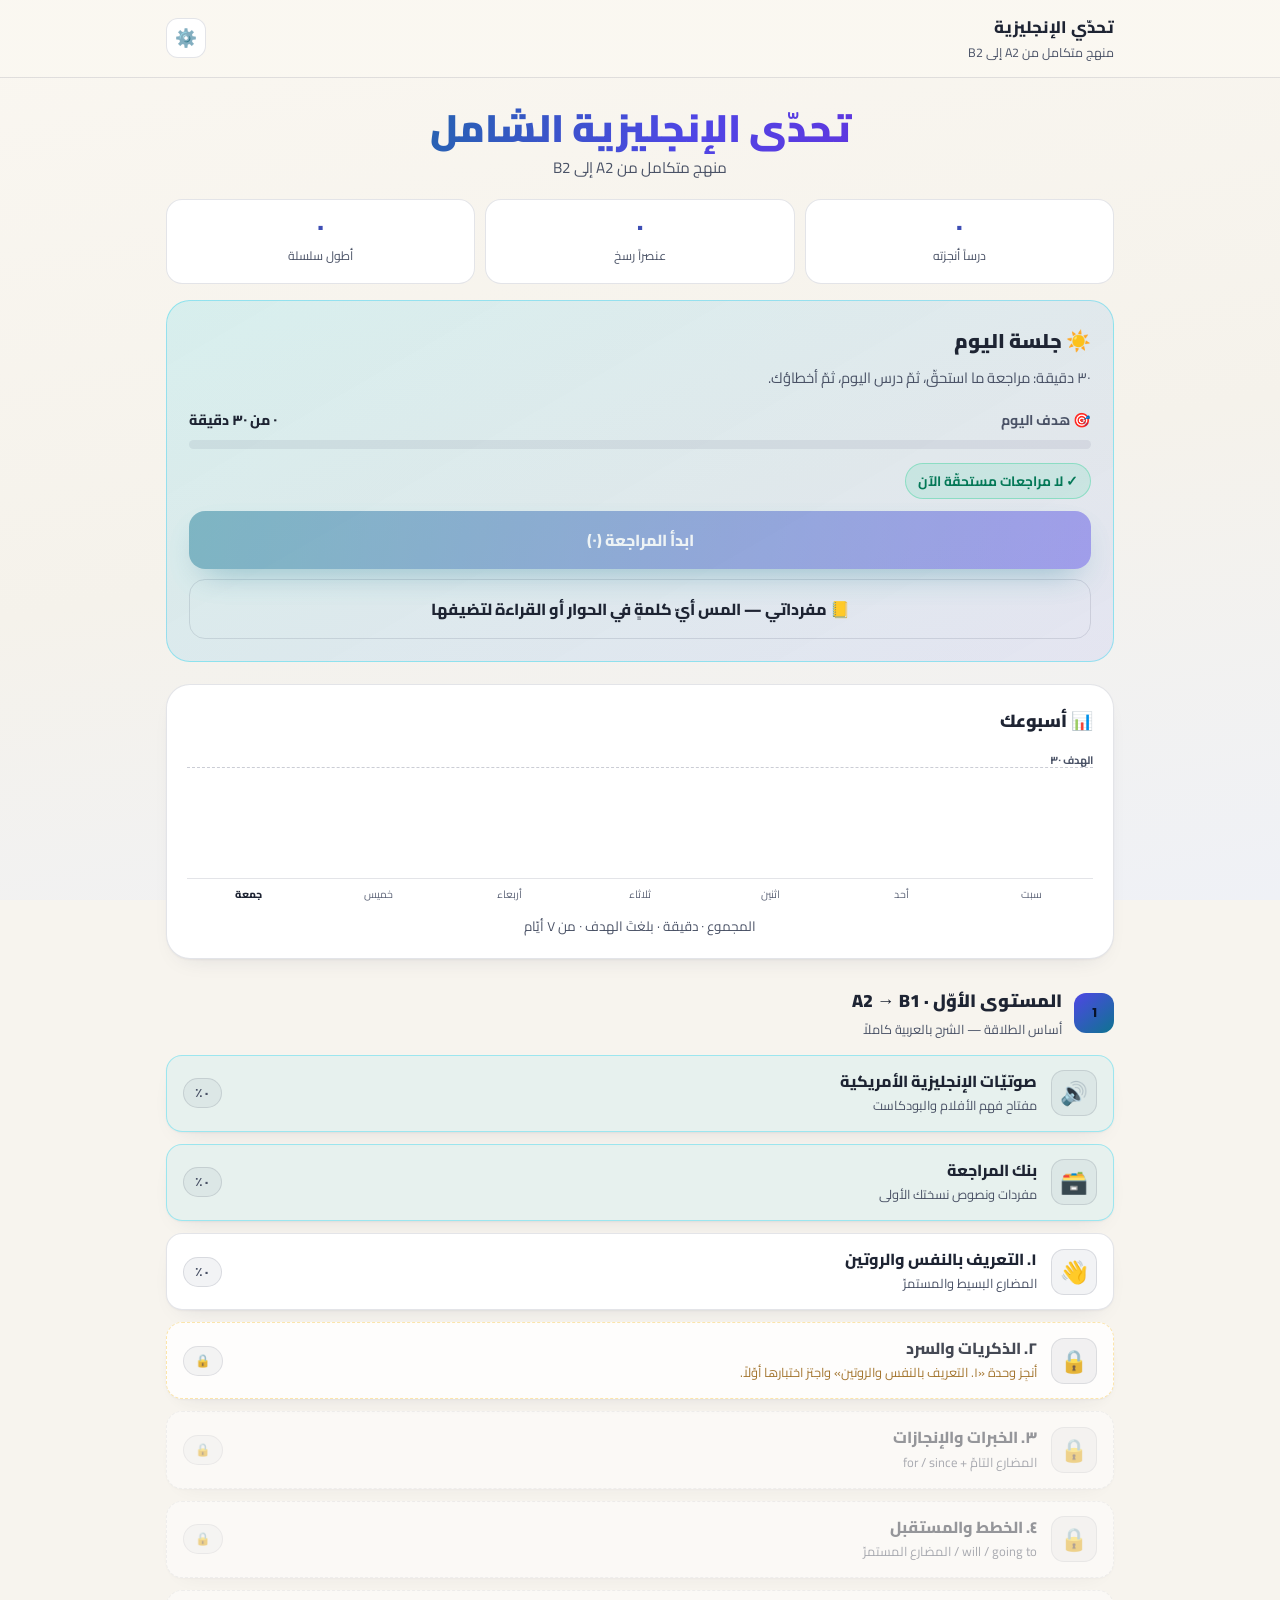
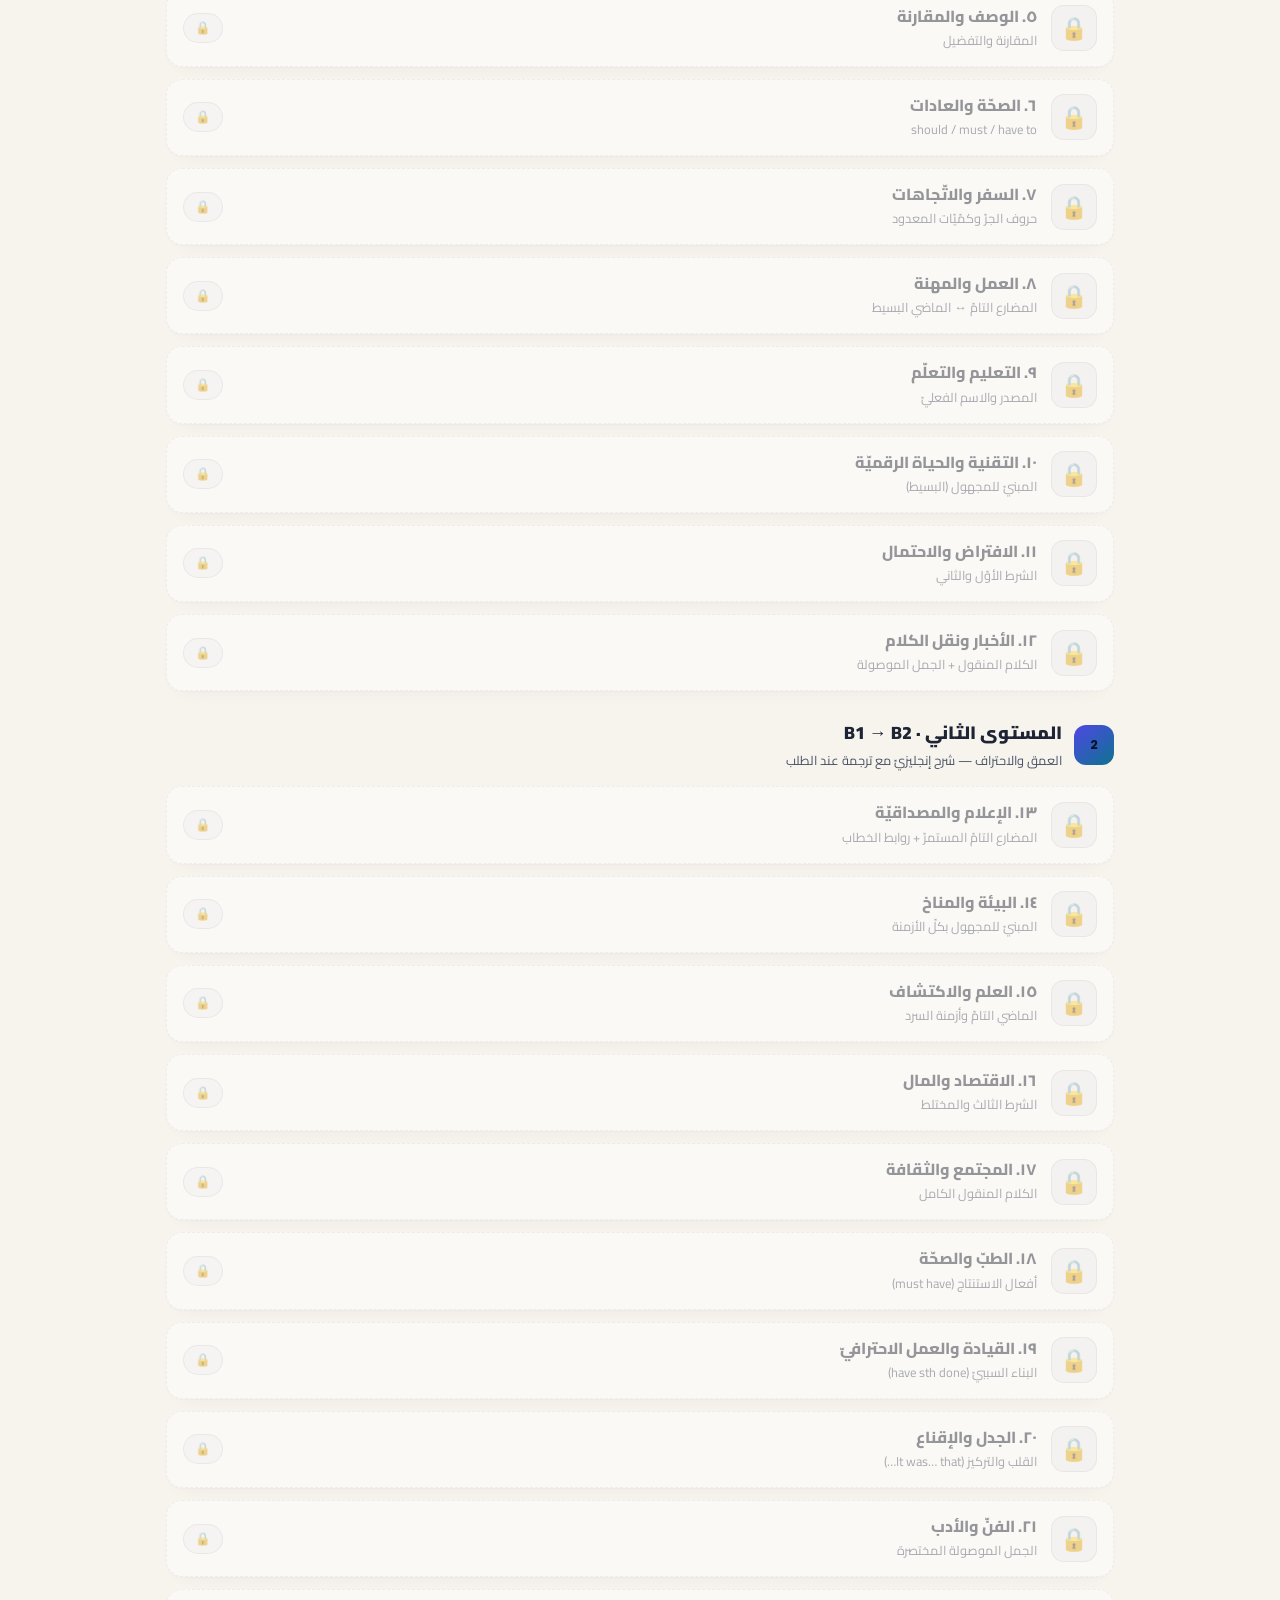
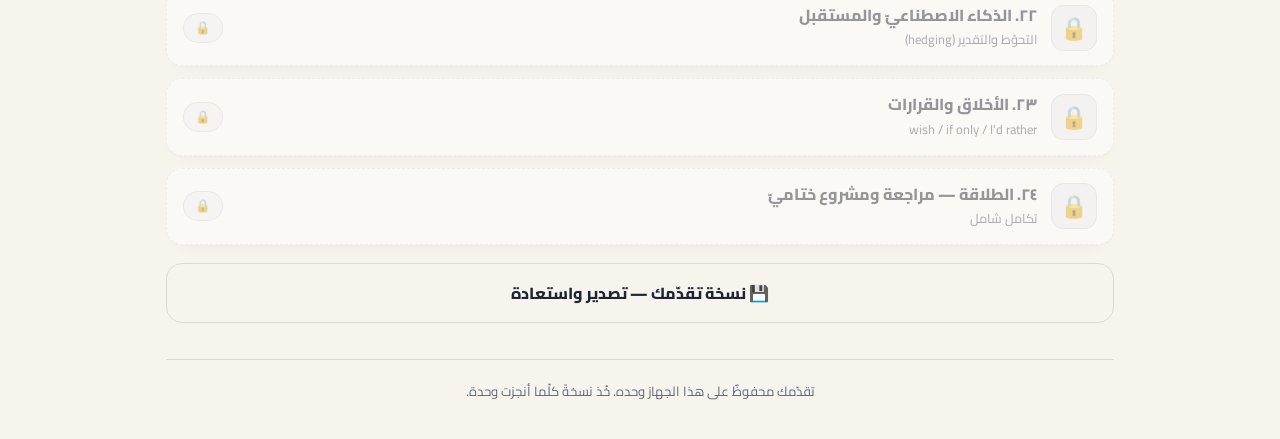
<file: index.html>
<!DOCTYPE html>
<html lang="ar" dir="rtl">
<head>
<meta charset="UTF-8">
<meta name="viewport" content="width=device-width, initial-scale=1.0">
<title>تحدّي الإنجليزية الشامل</title>
<meta http-equiv="refresh" content="0; url=./English-A2-to-B2.html">
<link rel="canonical" href="./English-A2-to-B2.html">
<style>
  body{margin:0;min-height:100vh;display:grid;place-items:center;text-align:center;padding:24px;
    background:linear-gradient(165deg,#080d1c,#111a38 55%,#1a1040);color:#eef2ff;
    font-family:"SF Arabic","Geeza Pro","Segoe UI",Tahoma,sans-serif;line-height:1.9}
  .dot{width:44px;height:44px;margin:0 auto 20px;border-radius:50%;
    border:4px solid rgba(255,255,255,.14);border-top-color:#22d3ee;animation:spin 1s linear infinite}
  @keyframes spin{to{transform:rotate(360deg)}}
  a{color:#22d3ee;font-weight:700}
</style>
</head>
<body>
  <div>
    <div class="dot"></div>
    <p>جارٍ فتح التطبيق…</p>
    <p><a href="./English-A2-to-B2.html">اضغط هنا إن لم يفتح تلقائياً</a></p>
  </div>
  <script>location.replace("./English-A2-to-B2.html");</script>
</body>
</html>
</file>
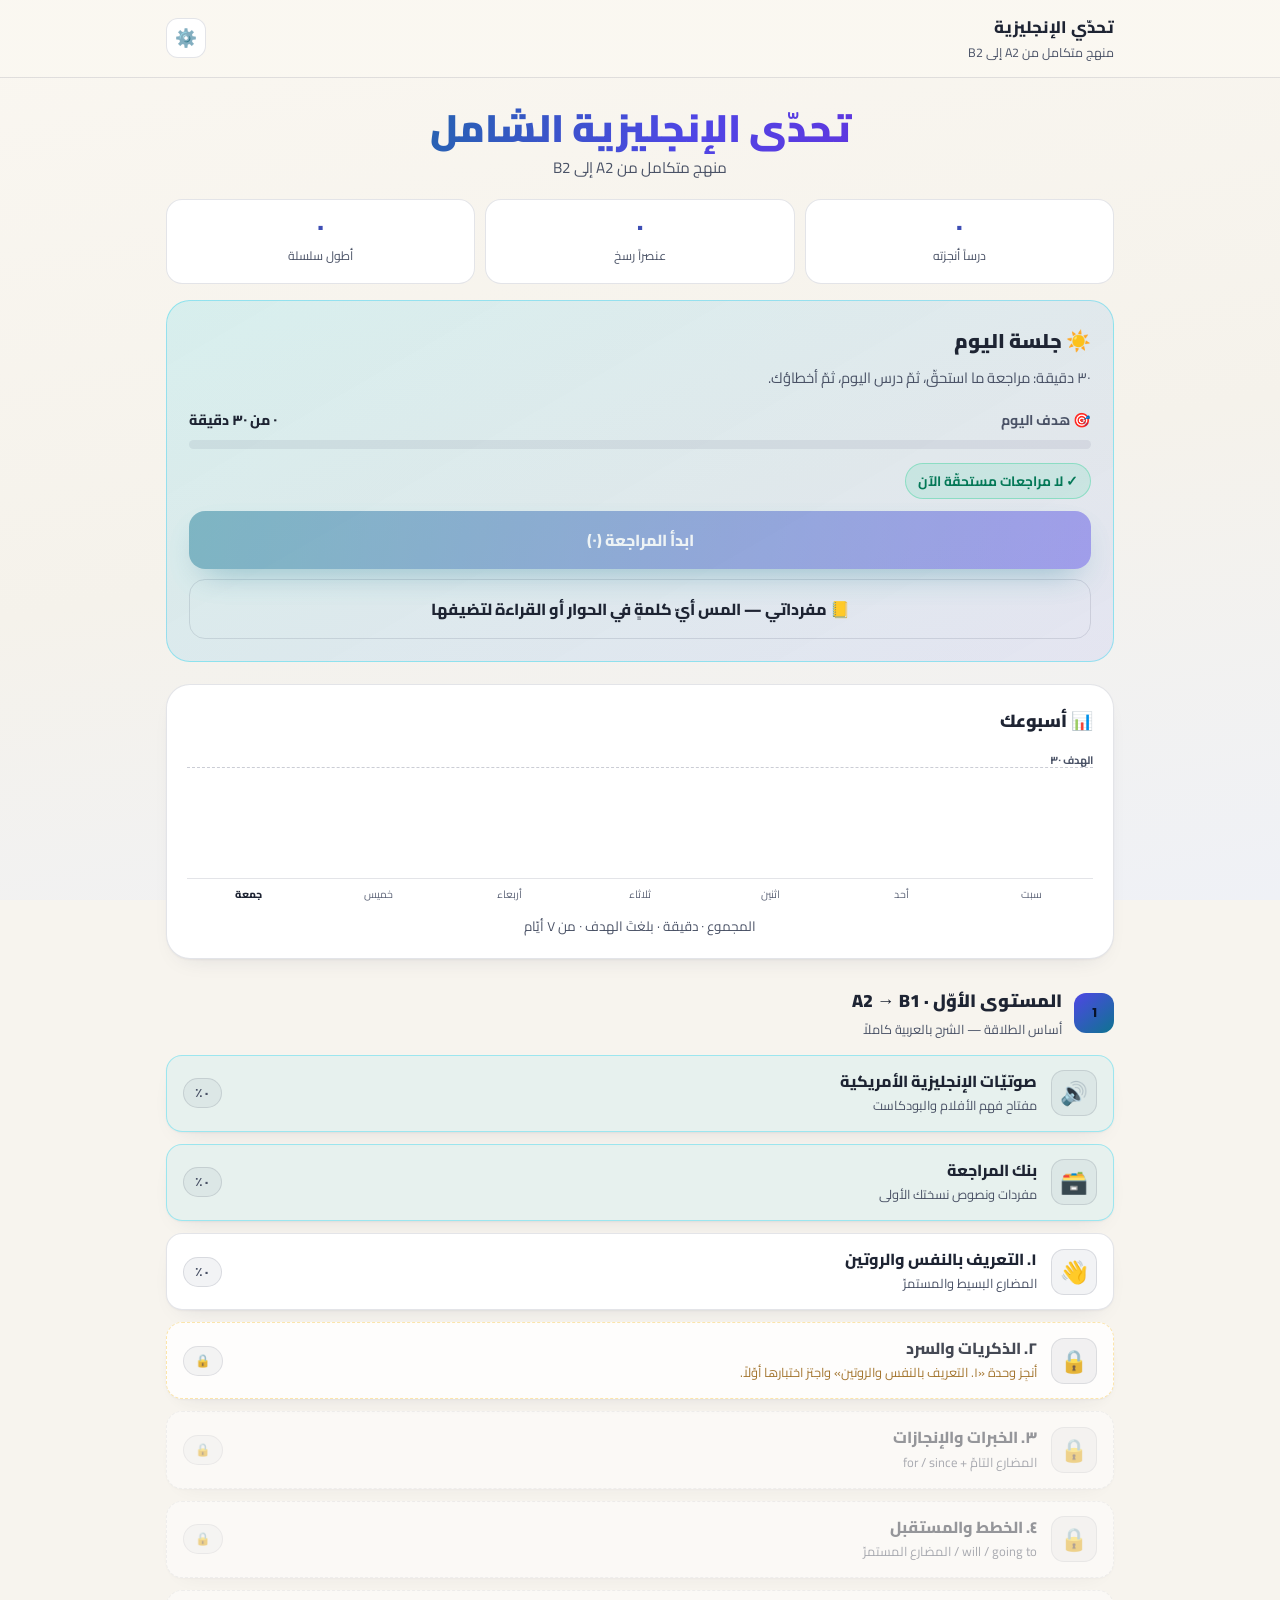
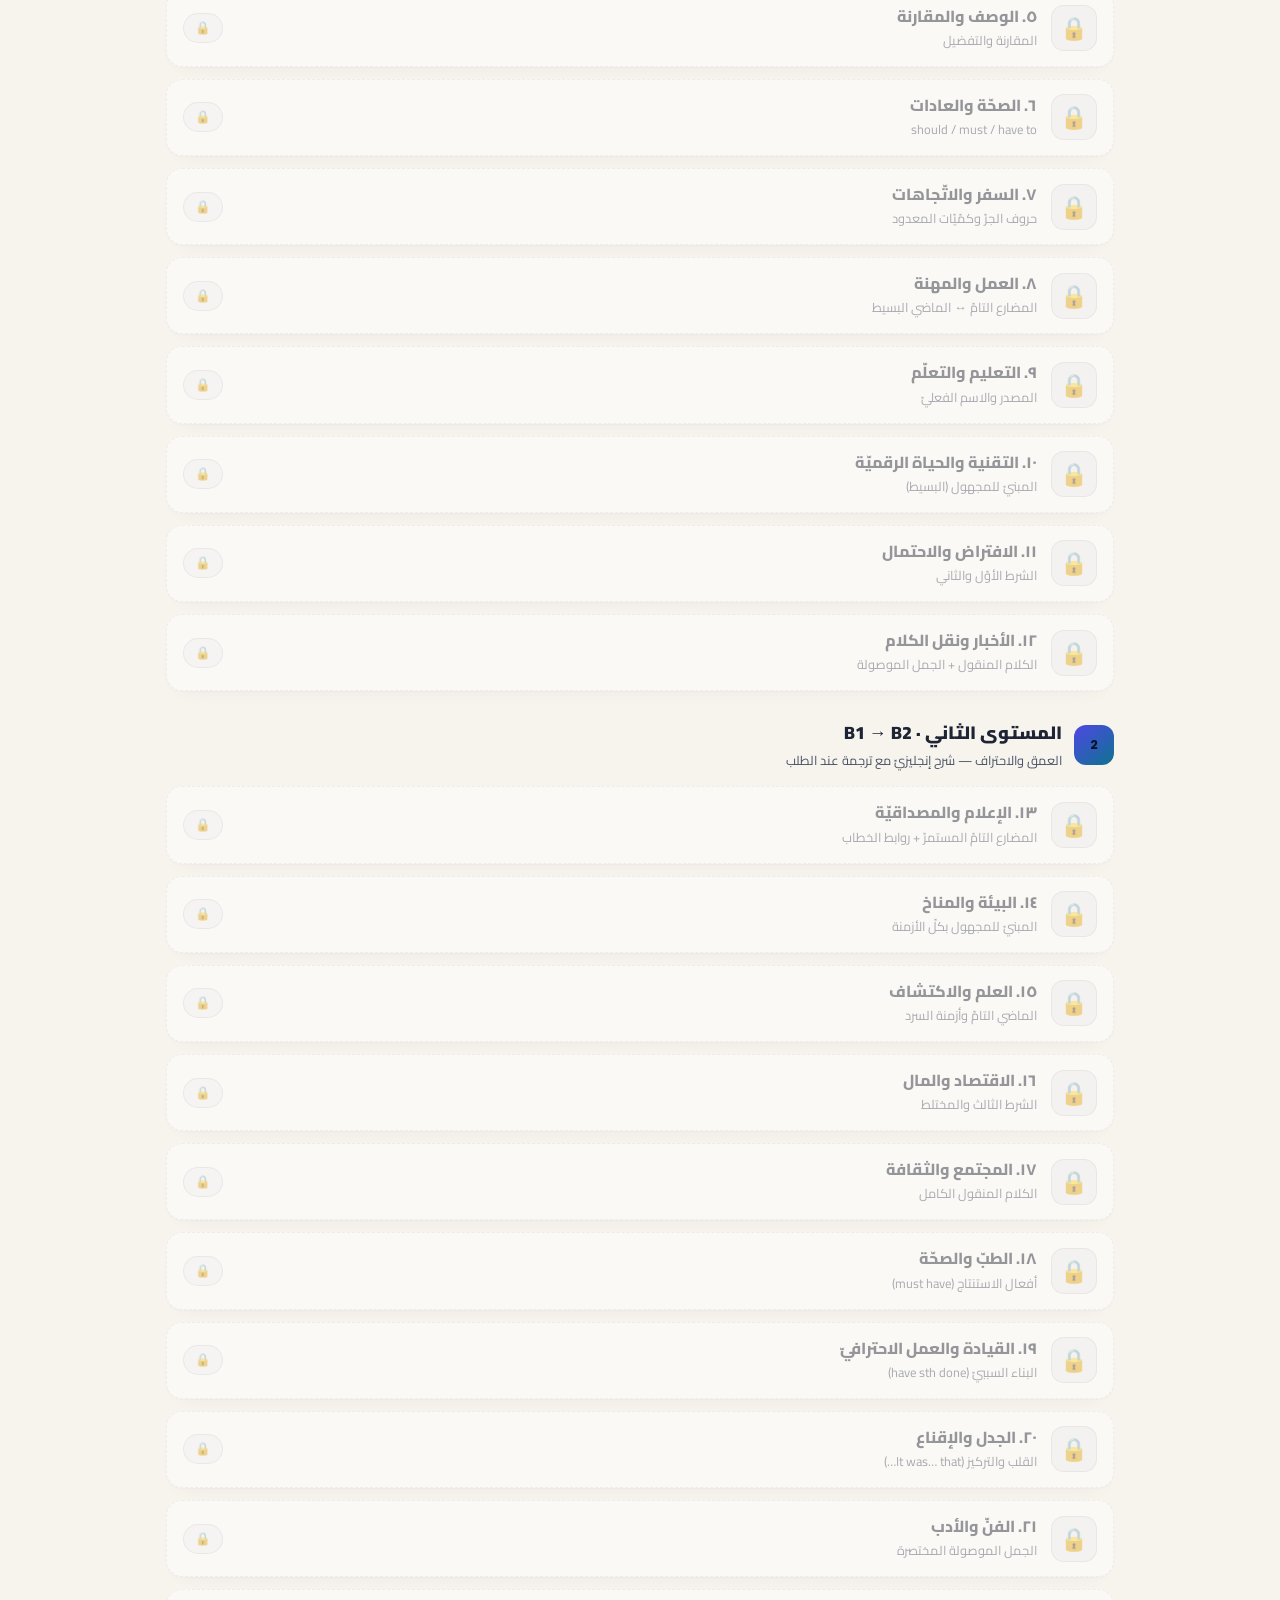
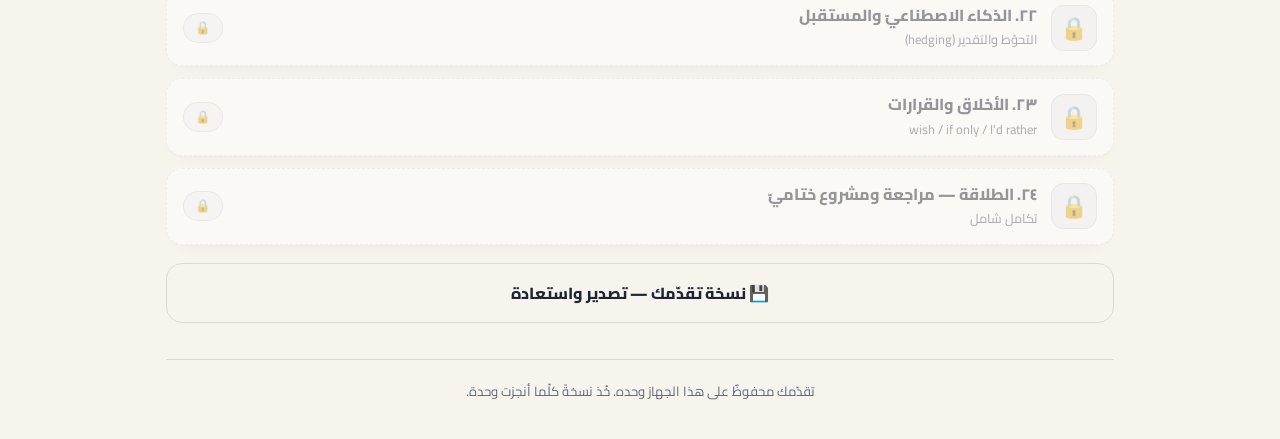
<file: English-A2-to-B2.html>
<!DOCTYPE html>
<html lang="ar" dir="rtl">
<head>
<meta charset="UTF-8">
<meta name="viewport" content="width=device-width, initial-scale=1.0, viewport-fit=cover">
<title>تحدّي الإنجليزية — منهج A2 إلى B2</title>

<!-- ═════ تثبيت التطبيق على الشاشة الرئيسية (iOS / Android) ═════ -->
<meta name="apple-mobile-web-app-capable" content="yes">
<meta name="mobile-web-app-capable" content="yes">
<meta name="apple-mobile-web-app-status-bar-style" content="black-translucent">
<meta name="apple-mobile-web-app-title" content="تحدّي الإنجليزية">
<meta name="application-name" content="تحدّي الإنجليزية">
<meta name="theme-color" content="#080d1c">
<meta name="description" content="منهج إنجليزيّ متكامل من A2 إلى B2: قواعد ومفردات واستماع وقراءة وكتابة ونطق أمريكيّ، مع تكرار متباعد.">
<link rel="apple-touch-icon" href="[data-uri]">
<link rel="icon" type="image/png" sizes="192x192" href="[data-uri]">
<link rel="manifest" href="[data-uri]">

<!-- الخطوط لا تحجب العرض، وبدائل النظام تغطّيها عند انقطاع الإنترنت -->
<link rel="preconnect" href="https://fonts.googleapis.com">
<link rel="preconnect" href="https://fonts.gstatic.com" crossorigin>
<link rel="stylesheet" media="print" onload="this.media='all'"
      href="https://fonts.googleapis.com/css2?family=Cairo:wght@400;600;700;900&family=Poppins:wght@500;600;700&display=swap">
<noscript><link rel="stylesheet" href="https://fonts.googleapis.com/css2?family=Cairo:wght@400;600;700;900&family=Poppins:wght@500;600;700&display=swap"></noscript>

<link rel="stylesheet" href="assets/app.css">
<script>
/* يختار المظهر قبل الرسم الأوّل كي لا يومض المظهر القديم لحظة الفتح.
   المنطق نفسه في applyTheme() داخل app.js، الذي يتولّى ما بعد ذلك. */
(function () {
  try {
    var t = (JSON.parse(localStorage.getItem("en-course-v2") || "{}").theme) || "auto";
    if (t === "auto") t = window.matchMedia && matchMedia("(prefers-color-scheme: dark)").matches ? "calm" : "light";
    if (t === "light" || t === "calm") document.documentElement.setAttribute("data-theme", t);
    var m = document.querySelector('meta[name="theme-color"]');
    if (m) m.content = t === "light" ? "#f7f4ee" : t === "calm" ? "#151a26" : "#080d1c";
  } catch (e) {}
})();
</script>
</head>
<body>

<header id="bar" class="bar"></header>
<main id="app"></main>

<noscript>
  <div class="wrap"><div class="empty">
    <div class="ico">⚠️</div><h3>يحتاج التطبيق إلى JavaScript</h3>
    <p>فعّل JavaScript في متصفّحك ثمّ أعد تحميل الصفحة.</p>
  </div></div>
</noscript>

<script src="assets/app.js"></script>
</body>
</html>
</file>
<file: assets/app.css>
/* ============================================================
   تحدّي الإنجليزية — منهج A2 → B2
   ============================================================ */
:root{
  --bg-0:#1e2848; --bg-1:#2a3866; --bg-2:#372a73;
  --surface:rgba(255,255,255,.085); --surface-2:rgba(255,255,255,.15);
  --stroke:rgba(255,255,255,.18); --stroke-2:rgba(255,255,255,.30);
  --text:#f4f7ff; --muted:#bcc6e6; --dim:#94a0c6;
  /* اللوحات الغائرة داخل البطاقات — متغيّر واحد يضبط سطوعها كلّها */
  --inset:rgba(0,0,0,.14); --inset-2:rgba(0,0,0,.20);
  /* طبقات خفيفة فوق البطاقات (شارات، أشرطة، أيقونات) — كانت أبيض شفّافاً مكتوباً حرفيّاً */
  --chip:rgba(255,255,255,.08); --chip-lo:rgba(255,255,255,.05);
  --accent:#22d3ee; --accent-2:#818cf8; --violet:#a78bfa;
  --amber:#fbbf24; --emerald:#34d399; --rose:#fb7185;
  --r-lg:24px; --r-md:16px; --r-sm:11px;
  --ar:"Cairo","SF Arabic","Geeza Pro","Noto Kufi Arabic",-apple-system,"Segoe UI",Tahoma,sans-serif;
  --en:"Poppins",-apple-system,BlinkMacSystemFont,"SF Pro Display","Segoe UI",system-ui,sans-serif;
  --top:calc(12px + env(safe-area-inset-top));
  --bot:calc(16px + env(safe-area-inset-bottom));
}
*{box-sizing:border-box;margin:0;padding:0}
[hidden]{display:none!important}
html{-webkit-text-size-adjust:100%;scroll-behavior:smooth}
body{
  font-family:var(--ar);color:var(--text);background:var(--bg-0);
  min-height:100vh;min-height:100dvh;line-height:1.8;
  -webkit-font-smoothing:antialiased;overflow-x:hidden;
  overscroll-behavior-y:contain;-webkit-tap-highlight-color:transparent;
  padding:0 0 var(--bot);
}
body::before{
  content:"";position:fixed;inset:0;z-index:-2;
  background:
    radial-gradient(1100px 620px at 82% -8%,rgba(129,140,248,.28),transparent 60%),
    radial-gradient(900px 560px at 8% 8%,rgba(34,211,238,.18),transparent 62%),
    radial-gradient(800px 700px at 50% 110%,rgba(167,139,250,.18),transparent 65%),
    linear-gradient(165deg,var(--bg-0) 0%,var(--bg-1) 52%,var(--bg-2) 100%);
}
button,.tap{-webkit-touch-callout:none;-webkit-user-select:none;user-select:none;touch-action:manipulation}
.sel,.t-en,.rd-en,.dlg-en,.ex-en,.model{-webkit-user-select:text;user-select:text}
code{font-family:var(--en);direction:ltr;display:inline-block;background:var(--inset-2);
  border:1px solid var(--stroke);border-radius:6px;padding:1px 7px;font-size:.92em;
  /* يمنع السطر الإنجليزيّ الطويل من دفع الصفحة خارج الشاشة */
  max-width:100%;overflow-wrap:anywhere}
b{font-weight:800}

/* ========== الإطار ========== */
.wrap{max-width:980px;margin:0 auto;padding:0 16px}
#app,#app .note,#app .ex,#app .rd,#app .dlg{max-width:100%;min-width:0}
.bar{
  position:sticky;top:0;z-index:40;backdrop-filter:blur(18px);
  background:linear-gradient(180deg,rgba(46,58,102,.62),rgba(46,58,102,.30));
  border-bottom:1px solid var(--stroke);padding:var(--top) 0 12px;margin-bottom:20px;
}
.bar-in{max-width:980px;margin:0 auto;padding:0 16px;display:flex;align-items:center;gap:12px}
.back{
  flex:none;width:40px;height:40px;border-radius:12px;cursor:pointer;display:grid;place-items:center;
  font-size:1.2rem;color:var(--text);background:var(--surface);border:1.5px solid var(--stroke);
}
.back:active{transform:scale(.93)}
.bar-t{flex:1;min-width:0}
.bar-t b{display:block;font-size:1.05rem;font-weight:800;white-space:nowrap;overflow:hidden;text-overflow:ellipsis}
.bar-t span{display:block;font-size:.78rem;color:var(--muted)}
.flame{
  flex:none;display:inline-flex;align-items:center;gap:6px;font-family:var(--en);font-weight:700;
  font-size:.88rem;padding:7px 13px;border-radius:999px;
  background:rgba(251,191,36,.12);border:1px solid rgba(251,191,36,.35);color:var(--amber);
}

/* ========== عناصر عامّة ========== */
.panel{background:var(--surface);border:1.5px solid var(--stroke);border-radius:var(--r-lg);
  padding:20px;backdrop-filter:blur(14px);margin-bottom:16px}
.h{font-size:1.3rem;font-weight:900;margin-bottom:6px}
.sub{color:var(--muted);font-size:.95rem;margin-bottom:16px}
.btn{
  font-family:var(--ar);font-weight:800;font-size:1rem;cursor:pointer;color:var(--text);
  border-radius:var(--r-md);padding:14px 20px;border:1.5px solid var(--stroke);
  background:var(--surface);transition:.18s;display:inline-flex;align-items:center;
  justify-content:center;gap:9px;
}
.btn:active{transform:scale(.97)}
.btn:hover{background:var(--surface-2)}
.btn.full{width:100%}
.btn.cta{border:none;color:#062033;background:linear-gradient(100deg,var(--accent),var(--accent-2));
  box-shadow:0 14px 34px -14px var(--accent)}
.btn.ok{border:none;color:#062b1f;background:linear-gradient(100deg,var(--emerald),#6ee7b7)}
.btn.ghost{background:none}
.btn:disabled{opacity:.45;cursor:not-allowed;transform:none}
.row{display:flex;gap:10px;flex-wrap:wrap}
.spacer{height:8px}

/* ========== لوحة التقدّم ========== */
.hero{text-align:center;padding:6px 0 18px}
.hero h1{font-size:clamp(1.7rem,5vw,2.4rem);font-weight:900;line-height:1.3;
  background:linear-gradient(105deg,#fff 10%,var(--accent) 50%,var(--violet) 92%);
  -webkit-background-clip:text;background-clip:text;-webkit-text-fill-color:transparent}
.hero p{color:var(--muted);font-size:.95rem}
.stats{display:grid;grid-template-columns:repeat(3,1fr);gap:10px;margin-bottom:16px}
.stat{background:var(--surface);border:1.5px solid var(--stroke);border-radius:var(--r-md);
  padding:14px 8px;text-align:center}
.stat b{display:block;font-family:var(--en);font-size:1.5rem;font-weight:700;line-height:1.1;
  background:linear-gradient(100deg,var(--accent),var(--violet));
  -webkit-background-clip:text;background-clip:text;-webkit-text-fill-color:transparent}
.stat span{font-size:.76rem;color:var(--muted)}
.session{
  background:linear-gradient(150deg,rgba(34,211,238,.15),rgba(129,140,248,.12));
  border:1.5px solid rgba(34,211,238,.4);border-radius:var(--r-lg);padding:22px;margin-bottom:22px;
}
.session h2{font-size:1.25rem;font-weight:900;margin-bottom:6px}
.session p{color:var(--muted);font-size:.92rem;margin-bottom:16px}
.due{display:inline-flex;align-items:center;gap:7px;font-size:.85rem;font-weight:700;
  padding:5px 12px;border-radius:999px;background:rgba(251,113,133,.14);
  border:1px solid rgba(251,113,133,.4);color:var(--rose);margin-bottom:12px}
.due.zero{background:rgba(52,211,153,.14);border-color:rgba(52,211,153,.4);color:var(--emerald)}

/* ========== قائمة الوحدات ========== */
.lvl-head{display:flex;align-items:center;gap:12px;margin:26px 0 14px}
.lvl-head .n{flex:none;width:40px;height:40px;border-radius:12px;display:grid;place-items:center;
  font-family:var(--en);font-weight:700;background:linear-gradient(140deg,var(--accent-2),var(--accent));color:#08132a}
.lvl-head b{display:block;font-size:1.12rem;font-weight:900}
.lvl-head span{display:block;font-size:.8rem;color:var(--muted)}
.units{display:grid;gap:12px}
.unit{
  display:flex;align-items:center;gap:14px;text-align:right;width:100%;
  background:var(--surface);border:1.5px solid var(--stroke);border-radius:var(--r-md);
  padding:14px 16px;cursor:pointer;color:var(--text);font-family:var(--ar);transition:.2s;
}
.unit:active{transform:scale(.985)}
.unit:hover:not(.soon):not(.locked){border-color:var(--stroke-2);background:var(--surface-2)}
.unit.soon{opacity:.42;cursor:not-allowed}
.unit.locked{opacity:.45;cursor:not-allowed;border-style:dashed}
.unit.locked .ico{background:rgba(0,0,0,.18)}
/* الوحدة التالية مباشرةً: أوضح من بقيّة المقفلة، وتحمل سبب القفل */
.unit.locked.next{opacity:.82;border-color:rgba(251,191,36,.45)}
.unit.locked.next .m span{color:var(--amber);white-space:normal}
.unit.pin{border-color:rgba(34,211,238,.38);background:rgba(34,211,238,.07)}
.unit.done{border-color:rgba(52,211,153,.42)}
.unit .ico{flex:none;width:46px;height:46px;border-radius:13px;display:grid;place-items:center;
  font-size:1.4rem;background:var(--chip);border:1px solid var(--stroke)}
.unit .m{flex:1;min-width:0}
.unit .m b{display:block;font-size:1rem;font-weight:800;line-height:1.45}
.unit .m span{display:block;font-size:.8rem;color:var(--muted);white-space:nowrap;overflow:hidden;text-overflow:ellipsis}
.unit .pct{flex:none;font-family:var(--en);font-size:.78rem;font-weight:700;padding:5px 11px;
  border-radius:999px;background:var(--chip);border:1px solid var(--stroke);color:var(--muted)}
.unit.done .pct{background:rgba(52,211,153,.16);border-color:rgba(52,211,153,.5);color:var(--emerald)}

/* ========== الوحدة: قائمة الأيّام ========== */
.goals{list-style:none;display:grid;gap:8px;margin-top:12px}
.goals li{display:flex;gap:10px;font-size:.93rem;color:var(--muted)}
.goals li::before{content:"🎯";flex:none}
.days{display:grid;gap:10px}
.day{
  display:flex;align-items:center;gap:13px;text-align:right;width:100%;
  background:var(--surface);border:1.5px solid var(--stroke);border-radius:var(--r-md);
  padding:13px 15px;cursor:pointer;color:var(--text);font-family:var(--ar);transition:.2s;
}
.day:active{transform:scale(.985)}
.day.locked{opacity:.4;cursor:not-allowed}
.day.done{border-color:rgba(52,211,153,.4);background:rgba(52,211,153,.06)}
.day .n{flex:none;width:38px;height:38px;border-radius:11px;display:grid;place-items:center;
  font-family:var(--en);font-weight:700;font-size:.95rem;background:var(--chip);
  border:1px solid var(--stroke)}
.day.done .n{background:rgba(52,211,153,.2);border-color:rgba(52,211,153,.5);color:var(--emerald)}
.day .m{flex:1;min-width:0}
.day .m b{display:block;font-size:.98rem;font-weight:800}
.day .m span{display:block;font-size:.79rem;color:var(--muted)}
.kind{flex:none;font-size:.72rem;font-weight:700;padding:4px 10px;border-radius:999px;
  background:var(--kb,var(--chip));border:1px solid var(--kr,var(--stroke));color:var(--kc,var(--muted))}

/* ========== كتل الدرس ========== */
.note{background:var(--inset);border:1px solid var(--stroke);border-radius:var(--r-md);
  padding:18px;margin-bottom:14px}
.note h3{font-size:1.05rem;font-weight:900;color:var(--accent);margin-bottom:10px}
.note p,.note div{font-size:.98rem;line-height:1.95}
.note table{width:100%;border-collapse:collapse;margin:8px 0}
.note td{padding:7px 9px;border-bottom:1px dashed var(--stroke);font-size:.95rem;vertical-align:top}
.note td:first-child{font-family:var(--en);direction:ltr;text-align:left;overflow-wrap:anywhere}
@media(min-width:520px){.note td:first-child{white-space:nowrap}}
.n-ar{display:block;margin-top:10px;padding-top:10px;border-top:1px dashed var(--stroke);
  color:var(--muted);font-size:.92rem;line-height:1.85}
.n-ar::before{content:"عربيّاً: ";font-weight:800;color:var(--emerald)}
.blk-h{font-size:1.08rem;font-weight:900;margin:22px 0 12px;display:flex;align-items:center;gap:9px}
.blk-hint{font-size:.86rem;color:var(--muted);margin:-6px 0 12px}

/* أمثلة ونطق */
.ex{background:var(--inset);border:1px solid var(--stroke);border-radius:var(--r-md);
  padding:13px 15px;margin-bottom:10px;display:flex;gap:10px;align-items:flex-start}
.ex .tx{flex:1;min-width:0}
.ex-en{font-family:var(--en);direction:ltr;text-align:left;font-size:1rem;line-height:1.65}
.ex-en b{color:var(--accent)}
.ex-ar{font-size:.87rem;color:var(--muted);margin-top:6px;padding-top:6px;border-top:1px dashed var(--stroke)}
.pr{display:grid;grid-template-columns:1fr auto 1fr;gap:8px;align-items:center;
  background:var(--inset);border:1px solid var(--stroke);border-radius:var(--r-md);
  padding:12px;margin-bottom:10px}
.pr .side{display:flex;align-items:center;gap:8px;min-width:0}
.pr .w{flex:1;font-family:var(--en);direction:ltr;text-align:left;font-size:.97rem;line-height:1.5}
.pr .w.spoken{color:var(--amber)}
.pr .arw{color:var(--dim);font-size:1.1rem}
.pr-ar{grid-column:1/-1;font-size:.84rem;color:var(--muted);padding-top:8px;
  border-top:1px dashed var(--stroke);margin-top:2px}
.spk{flex:none;width:34px;height:34px;border-radius:10px;cursor:pointer;display:grid;place-items:center;
  color:var(--accent);background:rgba(34,211,238,.11);border:1px solid rgba(34,211,238,.32);transition:.18s}
.spk:active{transform:scale(.9)}
.spk.on{animation:ring .7s ease-in-out infinite}
.spk svg{width:16px;height:16px;fill:currentColor}
@keyframes ring{50%{transform:scale(1.12)}}
.spk.big{width:auto;padding:0 18px;min-height:42px;height:auto;gap:9px;border-radius:999px;font-family:var(--ar);
  font-weight:800;font-size:.92rem;display:inline-flex;align-items:center;justify-content:center;
  white-space:nowrap;max-width:100%}
.spk.big span{overflow:hidden;text-overflow:ellipsis}

/* حوار */
.dlg-ctl{display:flex;gap:8px;flex-wrap:wrap;margin-bottom:14px;align-items:center}
.rate{display:flex;gap:6px;background:var(--surface);border:1.5px solid var(--stroke);
  border-radius:999px;padding:4px}
.rate button{font-family:var(--en);font-size:.82rem;font-weight:700;cursor:pointer;color:var(--muted);
  background:none;border:none;border-radius:999px;padding:7px 13px;transition:.18s}
.rate button.on{background:rgba(34,211,238,.2);color:var(--accent)}
.line{background:var(--inset);border:1px solid var(--stroke);border-radius:var(--r-md);
  padding:12px 14px;margin-bottom:9px;display:flex;gap:10px;align-items:flex-start;transition:.2s}
.line.play{border-color:var(--accent);background:rgba(34,211,238,.09)}
.line .sp{flex:none;font-size:.78rem;font-weight:800;color:var(--violet);min-width:44px;padding-top:2px}
.line .tx{flex:1;min-width:0}
.dlg-en{font-family:var(--en);direction:ltr;text-align:left;font-size:1rem;line-height:1.6}
.dlg-ar{font-size:.85rem;color:var(--muted);margin-top:5px}

/* قراءة */
.rd-en{font-family:var(--en);direction:ltr;text-align:left;font-size:1.1rem;line-height:2.1;
  background:var(--inset);border:1px solid var(--stroke);border-radius:var(--r-md);
  padding:20px;margin-bottom:14px}
.rd-en b{color:var(--accent);background:rgba(34,211,238,.1);border-radius:5px;padding:1px 4px}
.rd-ar{font-size:1rem;line-height:2;background:rgba(52,211,153,.07);
  border:1px solid rgba(52,211,153,.26);border-radius:var(--r-md);padding:18px;margin-bottom:14px}
.keys{display:flex;flex-wrap:wrap;gap:8px;margin-bottom:14px}
.key{display:inline-flex;align-items:center;gap:7px;font-size:.84rem;font-weight:700;
  background:var(--chip-lo);border:1px solid var(--stroke);border-radius:999px;padding:5px 12px}
.key .e{font-family:var(--en);direction:ltr;color:var(--accent)}
.key .s{color:var(--dim)}

/* ========== الاختبار ========== */
.qbar{height:8px;background:var(--chip);border-radius:999px;overflow:hidden;
  border:1px solid var(--stroke);margin-bottom:6px}
.qbar i{display:block;height:100%;width:0;border-radius:999px;transition:width .4s cubic-bezier(.3,1.2,.5,1);
  background:linear-gradient(90deg,var(--accent-2),var(--accent))}
.qmeta{display:flex;justify-content:space-between;font-size:.82rem;color:var(--muted);margin-bottom:18px}
.q{font-size:1.12rem;font-weight:800;line-height:1.85;margin-bottom:18px}
.opts{display:grid;gap:10px;margin-bottom:14px}
.opt{
  text-align:right;font-family:var(--ar);font-size:1rem;font-weight:700;cursor:pointer;color:var(--text);
  background:var(--surface);border:1.5px solid var(--stroke);border-radius:var(--r-md);
  padding:15px 17px;transition:.16s;display:flex;align-items:center;gap:11px;
}
.opt:active{transform:scale(.985)}
.opt .ltr{flex:none;width:26px;height:26px;border-radius:8px;display:grid;place-items:center;
  font-family:var(--en);font-size:.8rem;font-weight:700;background:var(--chip);border:1px solid var(--stroke)}
.opt .tx{flex:1;font-family:var(--en);direction:ltr;text-align:left}
.opt.ar-opt .tx{font-family:var(--ar);direction:rtl;text-align:right}
.opt.good{border-color:var(--emerald);background:rgba(52,211,153,.16)}
.opt.bad{border-color:var(--rose);background:rgba(251,113,133,.15)}
.opt[disabled]{cursor:default}
.inp{
  width:100%;font-family:var(--en);direction:ltr;text-align:left;font-size:1.05rem;color:var(--text);
  background:var(--inset-2);border:1.5px solid var(--stroke);border-radius:var(--r-md);
  padding:15px 16px;margin-bottom:12px;
}
.inp:focus{outline:none;border-color:var(--accent)}
.inp.good{border-color:var(--emerald)}
.inp.bad{border-color:var(--rose)}
.words{display:flex;flex-wrap:wrap;gap:8px;margin-bottom:12px;min-height:52px;
  background:var(--inset-2);border:1.5px dashed var(--stroke);border-radius:var(--r-md);padding:11px}
.words.pool{border-style:solid;background:rgba(0,0,0,.08)}
.wd{font-family:var(--en);direction:ltr;font-size:.97rem;font-weight:600;cursor:pointer;color:var(--text);
  background:var(--surface-2);border:1.5px solid var(--stroke-2);border-radius:10px;padding:8px 14px;transition:.15s}
.wd:active{transform:scale(.93)}
.fb{border-radius:var(--r-md);padding:14px 16px;margin-bottom:14px;font-size:.95rem;line-height:1.8;
  animation:pop .3s cubic-bezier(.2,1.3,.4,1)}
@keyframes pop{from{opacity:0;transform:translateY(8px)}}
.fb.good{background:rgba(52,211,153,.13);border:1px solid rgba(52,211,153,.42)}
.fb.bad{background:rgba(251,113,133,.12);border:1px solid rgba(251,113,133,.42)}
.fb b{display:block;margin-bottom:5px}
.fb .ans{font-family:var(--en);direction:ltr;color:var(--emerald);font-weight:700}

/* ========== المراجعة المتباعدة ========== */
.card3{perspective:1400px;margin-bottom:16px;min-height:260px}
.card3-in{position:relative;transform-style:preserve-3d;transition:transform .6s cubic-bezier(.4,.2,.2,1)}
.card3.flip .card3-in{transform:rotateY(180deg)}
.face{border:1.5px solid var(--stroke);border-radius:var(--r-lg);padding:24px;
  background:var(--surface);backface-visibility:hidden;-webkit-backface-visibility:hidden}
.face.b{position:absolute;inset:0;transform:rotateY(180deg);overflow-y:auto}
.face .word{font-family:var(--en);direction:ltr;font-size:clamp(1.6rem,5vw,2.2rem);font-weight:700;
  text-align:center;line-height:1.3;margin-bottom:8px}
.face .pos{font-family:var(--en);direction:ltr;font-size:.86rem;color:var(--muted);
  font-style:italic;text-align:center;margin-bottom:16px}
.face .tr{font-size:1.35rem;font-weight:900;color:var(--accent);margin-bottom:12px}
.grade{display:grid;grid-template-columns:repeat(3,1fr);gap:9px}
.grade button{font-family:var(--ar);font-weight:800;font-size:.92rem;cursor:pointer;padding:14px 6px;
  border-radius:var(--r-md);border:1.5px solid var(--stroke);background:var(--surface);color:var(--text)}
.grade button:active{transform:scale(.95)}
.grade .g0{border-color:rgba(251,113,133,.5);color:var(--rose)}
.grade .g1{border-color:rgba(251,191,36,.5);color:var(--amber)}
.grade .g2{border-color:rgba(52,211,153,.5);color:var(--emerald)}
.grade button small{display:block;font-size:.72rem;opacity:.7;font-weight:600}

/* ========== كتابة ========== */
.wr-prompt{background:rgba(129,140,248,.1);border:1px solid rgba(129,140,248,.35);
  border-radius:var(--r-md);padding:18px;margin-bottom:14px;font-size:1rem;line-height:1.95}
.ta{width:100%;min-height:190px;font-family:var(--en);direction:ltr;text-align:left;font-size:1rem;
  line-height:1.8;color:var(--text);background:var(--inset-2);border:1.5px solid var(--stroke);
  border-radius:var(--r-md);padding:16px;resize:vertical}
.ta:focus{outline:none;border-color:var(--accent)}
.wc{font-size:.82rem;color:var(--muted);text-align:left;direction:ltr;margin:6px 0 14px}
.model{font-family:var(--en);direction:ltr;text-align:left;font-size:1rem;line-height:1.9;
  background:rgba(52,211,153,.08);border:1px solid rgba(52,211,153,.3);border-radius:var(--r-md);padding:18px}
.chk{list-style:none;display:grid;gap:9px;margin-top:6px}
.chk li{display:flex;gap:11px;align-items:flex-start;font-size:.93rem;cursor:pointer;
  background:var(--inset);border:1px solid var(--stroke);border-radius:var(--r-sm);padding:11px 13px}
.chk li .bx{flex:none;width:21px;height:21px;border-radius:6px;border:1.5px solid var(--stroke-2);
  display:grid;place-items:center;font-size:.75rem;margin-top:2px}
.chk li.on{border-color:rgba(52,211,153,.45);background:rgba(52,211,153,.09)}
.chk li.on .bx{background:var(--emerald);border-color:var(--emerald);color:#062b1f}

/* مشاهدة */
.watch{background:rgba(167,139,250,.09);border:1px solid rgba(167,139,250,.32);
  border-radius:var(--r-md);padding:16px;margin-bottom:11px}
.watch b{display:block;font-size:1rem;margin-bottom:5px;color:var(--violet)}
.watch p{font-size:.9rem;color:var(--muted);margin-bottom:8px}
.watch .task{font-size:.88rem;background:var(--inset);border-radius:var(--r-sm);padding:9px 12px}

/* ========== نتيجة ========== */
.result{text-align:center;padding:30px 20px}
.result .ico{font-size:4rem;margin-bottom:10px}
.result h2{font-size:1.7rem;font-weight:900;margin-bottom:8px}
.result .score{font-family:var(--en);font-size:3rem;font-weight:700;line-height:1;margin:10px 0;
  background:linear-gradient(100deg,var(--accent),var(--violet));
  -webkit-background-clip:text;background-clip:text;-webkit-text-fill-color:transparent}
.result p{color:var(--muted);margin-bottom:20px}

/* ========== متفرّقات ========== */
.empty{text-align:center;padding:46px 20px;border:2px dashed var(--stroke);
  border-radius:var(--r-lg);background:var(--chip-lo)}
.empty .ico{font-size:3rem;margin-bottom:12px}
.empty h3{font-size:1.2rem;font-weight:800;margin-bottom:6px}
.empty p{color:var(--muted);font-size:.92rem}
.toast{position:fixed;bottom:calc(20px + env(safe-area-inset-bottom));left:50%;transform:translateX(-50%);
  z-index:90;background:rgba(46,58,102,.97);border:1.5px solid var(--stroke-2);border-radius:14px;
  padding:13px 22px;font-weight:700;font-size:.93rem;box-shadow:0 20px 50px -18px #000;
  animation:up .35s cubic-bezier(.2,1.3,.4,1);max-width:90vw;text-align:center}
@keyframes up{from{opacity:0;transform:translate(-50%,20px)}}
.toast.warn{border-color:rgba(251,191,36,.5);color:var(--amber)}
.err-item{background:rgba(251,113,133,.08);border:1px solid rgba(251,113,133,.3);
  border-radius:var(--r-md);padding:14px;margin-bottom:10px}
.err-item .qq{font-size:.95rem;margin-bottom:7px;line-height:1.7}
.err-item .aa{font-family:var(--en);direction:ltr;text-align:left;font-size:.92rem;color:var(--emerald);font-weight:700}
.err-item .uu{font-size:.76rem;color:var(--dim);margin-top:6px}
footer{text-align:center;color:var(--dim);font-size:.82rem;margin-top:36px;padding:20px 0;
  border-top:1px solid var(--stroke)}

@media(max-width:560px){
  .wrap{padding:0 13px}
  .bar-in{padding:0 13px}
  .panel{padding:16px}
  .stats{gap:8px}
  .stat b{font-size:1.3rem}
  .grade{grid-template-columns:1fr;gap:8px}
  .pr{grid-template-columns:1fr;gap:6px}
  .pr .arw{display:none}
  .rd-en{padding:16px;font-size:1.04rem}
}
@media(prefers-reduced-motion:reduce){*{animation:none!important;transition-duration:.01ms!important}}

/* ========== مدقّق الكتابة ========== */
.wchk{margin-top:12px}
.wc-len{padding:11px 14px;border-radius:var(--r-sm);font-size:.92rem;font-weight:700;margin-bottom:10px;
  font-family:var(--ar)}
.wc-len.ok{background:rgba(52,211,153,.14);border:1px solid rgba(52,211,153,.42);color:var(--emerald)}
.wc-len.no{background:rgba(251,191,36,.13);border:1px solid rgba(251,191,36,.42);color:var(--amber)}
.wc-none{background:rgba(52,211,153,.10);border:1px solid rgba(52,211,153,.34);border-radius:var(--r-sm);
  padding:14px;font-size:.95rem;line-height:1.85;color:var(--emerald);font-weight:700}
.wc-none span{display:block;margin-top:7px;color:var(--muted);font-weight:400;font-size:.86rem;line-height:1.8}
.wc-h{font-weight:900;font-size:1rem;margin:4px 0 10px;color:var(--amber)}
.wc-i{background:var(--inset);border:1px solid var(--stroke);border-right:3px solid var(--amber);
  border-radius:var(--r-sm);padding:13px 15px;margin-bottom:10px}
.wc-ctx{font-family:var(--en);direction:ltr;text-align:left;font-size:.92rem;line-height:1.8;
  color:var(--muted);overflow-wrap:anywhere;margin-bottom:9px}
.wc-ctx mark{background:rgba(251,113,133,.26);color:#ffd9df;border-radius:4px;padding:1px 4px;
  font-weight:800;text-decoration:underline wavy rgba(251,113,133,.7)}
.wc-why{font-size:.95rem;font-weight:700;line-height:1.8;margin-bottom:6px}
.wc-fix{font-size:.9rem;color:var(--muted);display:flex;flex-wrap:wrap;align-items:center;gap:8px}
.wc-fix span{font-family:var(--en);direction:ltr;color:var(--emerald);font-weight:700}
.wc-fix em{margin-inline-start:auto;font-style:normal;font-size:.78rem;opacity:.72;
  background:var(--chip);border:1px solid var(--stroke);border-radius:999px;padding:2px 9px}

/* ========== النسخة الاحتياطيّة ========== */
.bk-cta{margin-top:18px}
.bk-grid{display:grid;grid-template-columns:repeat(2,1fr);gap:9px;margin:12px 0 4px}
.bk-s{background:var(--chip-lo);border:1px solid var(--stroke);border-radius:var(--r-sm);
  padding:11px;text-align:center}
.bk-s b{display:block;font-family:var(--en);font-size:1.35rem;font-weight:800;color:var(--accent)}
.bk-s span{display:block;font-size:.78rem;color:var(--muted);margin-top:3px}
.bk-ta{min-height:104px;font-size:.76rem;line-height:1.6;margin-top:11px}
.bk-row{display:flex;gap:9px;margin-top:11px;flex-wrap:wrap}
.bk-row>*{flex:1 1 160px;text-align:center;text-decoration:none;display:grid;place-items:center}
.btn.danger{background:linear-gradient(135deg,#fb7185,#e11d48);border-color:transparent;color:#fff}
@media(max-width:420px){.bk-grid{grid-template-columns:1fr 1fr}}

/* ================================================================
   النسخة ٣ — الأصوات، أوضاع الحوار، فحص النطق، مفرداتي، الهدف
   ================================================================ */
.gear{flex:none;width:40px;height:40px;border-radius:12px;cursor:pointer;display:grid;place-items:center;
  font-size:1.1rem;background:var(--surface);border:1.5px solid var(--stroke)}
.gear:active{transform:scale(.93)}

/* أدوات السطر: النطق + الميكروفون */
.ln-tools{flex:none;display:flex;flex-direction:column;gap:6px}
.mic{flex:none;width:34px;height:34px;border-radius:10px;cursor:pointer;display:grid;place-items:center;
  font-size:.95rem;color:var(--rose);background:rgba(251,113,133,.10);border:1px solid rgba(251,113,133,.32);transition:.18s}
.mic:active{transform:scale(.9)}
.mic.on{animation:ring .7s ease-in-out infinite;background:rgba(251,113,133,.28)}
.mic.big{width:auto;height:auto;min-height:42px;padding:0 16px;border-radius:999px;display:inline-flex;
  align-items:center;gap:8px;font-family:var(--ar);font-weight:800;font-size:.9rem;color:var(--text)}

/* الحوار */
.line.g-f .sp{color:var(--violet)}
.line.g-m .sp{color:var(--accent)}
.dlg-modes{display:flex;flex-wrap:wrap;gap:7px;align-items:center;margin:-4px 0 12px}
.mode-l{font-size:.84rem;font-weight:800;color:var(--muted);margin-inline-start:4px}
.mode-b{font-family:var(--ar);font-size:.86rem;font-weight:800;cursor:pointer;color:var(--text);
  background:var(--surface);border:1.5px solid var(--stroke);border-radius:999px;padding:7px 14px;
  display:inline-flex;align-items:center;gap:6px;transition:.18s;max-width:100%}
.mode-b span{overflow:hidden;text-overflow:ellipsis;white-space:nowrap}
.mode-b.role-b span{font-family:var(--en)}
.mode-b.g-f{border-color:rgba(167,139,250,.45)}
.mode-b.g-m{border-color:rgba(34,211,238,.45)}
.mode-b.on{background:rgba(34,211,238,.2);border-color:var(--accent);color:var(--accent)}
.mode-b:active{transform:scale(.95)}
.spk.big.on{background:rgba(34,211,238,.24);animation:none}
.seg{display:inline-flex;flex-wrap:wrap;gap:5px;background:var(--surface);border:1.5px solid var(--stroke);
  border-radius:999px;padding:4px;margin-bottom:12px;max-width:100%}
.seg button{font-family:var(--ar);font-size:.82rem;font-weight:800;cursor:pointer;color:var(--muted);
  background:none;border:none;border-radius:999px;padding:7px 13px;transition:.18s}
.seg button.on{background:rgba(34,211,238,.2);color:var(--accent)}
.vis-hint{margin-top:-4px}

/* الاستماع الأعمى: الإخفاء بالضباب يُبقي طول السطر فتعرف كم يُقال */
.dlg-en,.dlg-ar{transition:filter .25s}
.dlg.show1 .line:not(.rev) .dlg-ar,
.dlg.show2 .line:not(.rev) .dlg-ar,
.dlg.show2 .line:not(.rev) .dlg-en,
.line.turn:not(.rev) .dlg-en{filter:blur(7px);user-select:none;-webkit-user-select:none;cursor:pointer}
.line.turn .dlg-ar{filter:none!important}
.line.play{box-shadow:0 0 0 1px var(--accent) inset}
.line.turn{border-color:var(--rose);background:rgba(251,113,133,.08)}

/* الترديد: شريطٌ يتناقص بقدر المهلة */
.line{position:relative;overflow:hidden}
.line.shad::after{content:"🎙️ ردّد الآن";position:absolute;inset-inline-start:0;bottom:0;height:3px;width:100%;
  background:var(--emerald);font-size:0;animation:drain var(--gap,2000ms) linear forwards;transform-origin:left}
.line.shad{border-color:var(--emerald);background:rgba(52,211,153,.08)}
.line.shad .sp::after{content:" · ردّد";color:var(--emerald)}
@keyframes drain{from{transform:scaleX(1)}to{transform:scaleX(0)}}

.turn-box{margin-top:10px;padding-top:10px;border-top:1px dashed rgba(251,113,133,.4)}
.turn-h{font-size:.88rem;font-weight:800;color:var(--rose);margin-bottom:8px}
.turn-row{display:flex;flex-wrap:wrap;gap:8px;align-items:center}
.turn-ok{padding:10px 18px}

/* نتيجة فحص النطق */
.pc-out{margin-top:9px;padding-top:9px;border-top:1px dashed var(--stroke)}
.pc-wait{font-size:.86rem;color:var(--muted)}
.pc-sc{font-size:.86rem;font-weight:800;margin-bottom:6px}
.pc-sc.good{color:var(--emerald)} .pc-sc.mid{color:var(--amber)} .pc-sc.low{color:var(--rose)}
.pc-w{font-family:var(--en);text-align:left;font-size:.98rem;line-height:1.8}
.pc-w .ok{color:var(--emerald)}
.pc-w .miss{color:var(--rose);text-decoration:underline wavy rgba(251,113,133,.7);text-underline-offset:4px}
.pc-h{font-size:.8rem;color:var(--dim);margin-top:4px}
.pc-h span{font-family:var(--en)}

/* كلماتٌ قابلة للّمس */
.tw{cursor:pointer;border-radius:4px;transition:background .15s}
.tw:active{background:rgba(34,211,238,.25)}
@media(hover:hover){.tw:hover{background:rgba(34,211,238,.14)}}

/* ورقة «أضف إلى مفرداتي» */
.sheet-bg{position:fixed;inset:0;z-index:80;background:rgba(8,12,30,.55);display:flex;align-items:flex-end;
  justify-content:center;animation:fade .2s}
@keyframes fade{from{opacity:0}}
.sheet{width:min(560px,100%);background:#2b3566;border:1.5px solid var(--stroke-2);border-bottom:none;
  border-radius:22px 22px 0 0;padding:18px 18px calc(18px + env(safe-area-inset-bottom));
  box-shadow:0 -20px 60px -20px #000;animation:up2 .28s cubic-bezier(.2,1.2,.4,1)}
@keyframes up2{from{transform:translateY(40px);opacity:0}}
.sh-h{display:flex;align-items:center;gap:10px;margin-bottom:12px}
.sh-h b{flex:1;font-family:var(--en);direction:ltr;text-align:left;font-size:1.5rem;font-weight:700;color:var(--accent);
  overflow-wrap:anywhere}
.sh-x{flex:none;width:36px;height:36px;border-radius:10px;cursor:pointer;color:var(--text);
  background:var(--surface);border:1px solid var(--stroke);font-size:.95rem}
.sh-ctx{font-family:var(--en);direction:ltr;text-align:left;font-size:.95rem;line-height:1.7;color:var(--muted);
  background:var(--inset);border-radius:var(--r-sm);padding:10px 12px;margin-bottom:12px}
.sh-ctx mark,.wctx mark{background:rgba(34,211,238,.22);color:var(--text);border-radius:4px;padding:0 3px}
.sh-inp{font-family:var(--ar);text-align:right}
.sh-have{font-weight:800;color:var(--emerald);margin-bottom:12px}
.word-i .sh-x{align-self:flex-start}
.wctx{font-size:.88rem!important;color:var(--muted);margin-top:6px}

/* اختبار التخطّي */
.note.skip{border-color:rgba(251,191,36,.4);background:rgba(251,191,36,.07)}
.note.skip h3{color:var(--amber)}
.skip-btn{margin-top:12px}

/* هدف اليوم */
.goal{margin-bottom:14px}
.goal-t{display:flex;justify-content:space-between;align-items:baseline;gap:10px;font-size:.88rem;margin-bottom:7px}
.goal-t span{color:var(--muted);font-weight:700}
.goal-t b{font-weight:800}
.goal-bar{height:9px;border-radius:99px;background:var(--inset-2);overflow:hidden}
.goal-bar i{display:block;height:100%;border-radius:99px;background:linear-gradient(90deg,var(--accent),var(--accent-2));
  transition:width .6s}
.goal.hit .goal-t b{color:var(--emerald)}
.goal.hit .goal-bar i{background:var(--emerald)}

/* رسم الأسبوع: سلسلة واحدة، أعمدة رفيعة بنهاياتٍ مستديرة، خطّ هدفٍ متقطّع */
.week .h{font-size:1.1rem;margin-bottom:14px}
.wk-plot{position:relative;height:120px;display:grid;grid-template-columns:repeat(7,1fr);gap:8px;
  align-items:end;border-bottom:1px solid var(--stroke);margin-top:22px}
.wk-col{position:relative;height:100%;display:flex;align-items:flex-end;justify-content:center;
  background:none;border:none;cursor:pointer;padding:0}
.wk-col i{display:block;width:min(26px,70%);border-radius:4px 4px 0 0;background:var(--accent);opacity:.9;transition:height .5s}
.wk-col.now i{background:var(--accent-2);opacity:1}
.wk-col.sel i{box-shadow:0 0 0 2px var(--text)}
.wk-col em{position:absolute;left:50%;transform:translate(-50%,-4px);font-style:normal;font-family:var(--ar);
  font-size:.74rem;font-weight:800;color:var(--text);white-space:nowrap}
.wk-goal{position:absolute;left:0;right:0;border-top:1.5px dashed var(--stroke-2);pointer-events:none;z-index:1}
.wk-goal span{position:absolute;inset-inline-start:0;top:-17px;font-size:.68rem;color:var(--muted);font-weight:700}
.wk-lab{display:grid;grid-template-columns:repeat(7,1fr);gap:8px;margin-top:6px}
.wk-lab span{text-align:center;font-size:.66rem;color:var(--dim);white-space:nowrap;overflow:hidden}
.wk-lab span.now{color:var(--text);font-weight:800}
.wk-cap{margin-top:10px;font-size:.84rem;color:var(--muted);text-align:center}

/* الإعدادات */
.set-sub{font-size:.9rem;color:var(--muted);margin-bottom:12px}
.vset{margin-bottom:14px}
.vset-h{font-weight:900;font-size:.95rem;margin:6px 0 8px}
.vlist{display:flex;flex-direction:column;gap:6px}
.vopt{display:flex;align-items:center;gap:8px;background:var(--inset);border:1px solid var(--stroke);
  border-radius:var(--r-sm);padding:6px 8px}
.vopt.on{border-color:var(--accent);background:rgba(34,211,238,.09)}
.vpick{flex:1;min-width:0;display:flex;align-items:center;gap:9px;background:none;border:none;color:var(--text);
  cursor:pointer;text-align:start;font-family:var(--ar);padding:4px}
.vpick .dot{flex:none;width:16px;height:16px;border-radius:50%;border:2px solid var(--stroke-2)}
.vopt.on .dot{border-color:var(--accent);background:radial-gradient(var(--accent) 45%,transparent 50%)}
.vpick .vn{font-weight:800;font-size:.92rem;overflow:hidden;text-overflow:ellipsis;white-space:nowrap}
.vpick .vs{font-size:.76rem;color:var(--dim);font-family:var(--en);white-space:nowrap;margin-inline-start:auto}
.vwarn{font-size:.88rem;color:var(--amber);background:rgba(251,191,36,.08);border:1px solid rgba(251,191,36,.3);
  border-radius:var(--r-sm);padding:10px 12px}
@media(max-width:420px){.vpick .vs{display:none}.seg button{padding:7px 10px}}

/* ================================================================
   المظاهر — html[data-theme]: light (ورقيّ) · calm (ليليّ هادئ)
   بلا سمة = المظهر الكلاسيكيّ البنفسجيّ. يختارها applyTheme() في app.js
   ومقتطفٌ في <head> قبل الرسم كي لا يومض المظهر القديم.
   ================================================================ */

/* ---------- ورقيّ فاتح: للنهار والغرف المضاءة ---------- */
html[data-theme=light]{
  --bg-0:#f7f4ee; --bg-1:#f3efe6; --bg-2:#eef0f6;
  --surface:#ffffff; --surface-2:#f1eee6;
  --stroke:rgba(40,48,80,.13); --stroke-2:rgba(40,48,80,.24);
  --text:#1e2433; --muted:#4a5266; --dim:#5f6679;
  --inset:rgba(40,48,80,.045); --inset-2:rgba(40,48,80,.08);
  --chip:rgba(40,48,80,.06); --chip-lo:rgba(40,48,80,.035);
  --accent:#0e7490; --accent-2:#4f46e5; --violet:#6d28d9;
  --amber:#925b07; --emerald:#047857; --rose:#be123c;
  color-scheme:light;
}
html[data-theme=light] body::before{background:linear-gradient(170deg,#faf7f1 0%,#f5f2eb 55%,#eff1f6 100%)}
/* شريط الحالة في iOS أبيض النصّ دائماً (black-translucent)؛ فنعطيه شريطاً داكناً بقدر منطقته الآمنة وحدها */
html[data-theme=light] .bar{background:linear-gradient(180deg,#232a3b 0,#232a3b env(safe-area-inset-top),
  rgba(250,247,241,.93) env(safe-area-inset-top))}
html[data-theme=light] .panel,html[data-theme=light] .face,html[data-theme=light] .unit,html[data-theme=light] .line,
html[data-theme=light] .ex,html[data-theme=light] .note,html[data-theme=light] .day{backdrop-filter:none;
  box-shadow:0 1px 2px rgba(30,40,70,.05),0 10px 26px -16px rgba(30,40,70,.18)}
html[data-theme=light] .line,html[data-theme=light] .ex,html[data-theme=light] .day{background:#fff}
html[data-theme=light] .note{background:#fffdf8}
html[data-theme=light] .btn.cta,html[data-theme=light] .btn.ok,html[data-theme=light] .chk li.on .bx{color:#fff}
html[data-theme=light] .btn.ok{background:linear-gradient(100deg,#047857,#10b981)}
html[data-theme=light] .hero h1{background:linear-gradient(105deg,#0e7490 10%,#4f46e5 55%,#6d28d9 92%);
  -webkit-background-clip:text;background-clip:text}
html[data-theme=light] .toast{background:#1e2433;color:#fff}
html[data-theme=light] .sheet{background:#fff}
html[data-theme=light] .sheet-bg{background:rgba(20,24,40,.35)}
html[data-theme=light] .wc-ctx mark{color:#9f1239}
html[data-theme=light] .unit.locked .ico{background:rgba(40,48,80,.07)}
html[data-theme=light] .words.pool{background:rgba(40,48,80,.05)}
/* ألوان أنواع الأيّام مكتوبةٌ للخلفية الداكنة؛ نغمّقها هنا لتُقرأ */
html[data-theme=light] .kind{color:color-mix(in srgb,var(--kc,var(--muted)) 55%,#1e2433)}
html[data-theme=light] .line.shad{background:rgba(4,120,87,.07)}
html[data-theme=light] .line.turn{background:rgba(190,18,60,.05)}

/* ---------- ليليّ هادئ: للّيل والإضاءة الخافتة ---------- */
html[data-theme=calm]{
  --bg-0:#151a26; --bg-1:#171d2a; --bg-2:#1a2030;
  --surface:rgba(255,255,255,.05); --surface-2:rgba(255,255,255,.10);
  --stroke:rgba(255,255,255,.10); --stroke-2:rgba(255,255,255,.20);
  --text:#e6eaf2; --muted:#a9b2c4; --dim:#8a93a6;
  --chip:rgba(255,255,255,.06); --chip-lo:rgba(255,255,255,.035);
  --accent:#62c6d9; --accent-2:#8d9bee; --violet:#b3a4f2;
  --amber:#e7b75a; --emerald:#5fc99d; --rose:#ec8a9a;
}
html[data-theme=calm] body::before{background:linear-gradient(175deg,#161b27 0%,#181e2b 60%,#1b2131 100%)}
html[data-theme=calm] .bar{background:rgba(22,27,39,.92)}
html[data-theme=calm] .panel,html[data-theme=calm] .face{backdrop-filter:none}
html[data-theme=calm] .toast,html[data-theme=calm] .sheet{background:#232a3b}
html[data-theme=calm] .hero h1{background:linear-gradient(105deg,#e6eaf2 10%,#62c6d9 55%,#b3a4f2 92%);
  -webkit-background-clip:text;background-clip:text}
html[data-theme=calm] .kind{color:color-mix(in srgb,var(--kc,var(--muted)) 80%,#e6eaf2)}

/* ---------- خيارات المظهر في الإعدادات ---------- */
.th-grid{display:grid;grid-template-columns:repeat(2,1fr);gap:10px}
.th-opt{display:flex;align-items:center;gap:10px;padding:10px;border-radius:var(--r-md);cursor:pointer;
  background:var(--inset);border:1.5px solid var(--stroke);color:var(--text);font-family:var(--ar);text-align:start}
.th-opt.on{border-color:var(--accent);box-shadow:0 0 0 1px var(--accent) inset}
.th-sw{flex:none;width:38px;height:38px;border-radius:10px;border:1px solid rgba(128,128,128,.35);overflow:hidden;
  display:grid;grid-template-columns:1fr 1fr}
.th-sw i{display:block}
.th-opt b{display:block;font-size:.92rem}
.th-opt small{display:block;font-size:.74rem;color:var(--muted);line-height:1.5}
@media(max-width:360px){.th-grid{grid-template-columns:1fr}}
</file>
